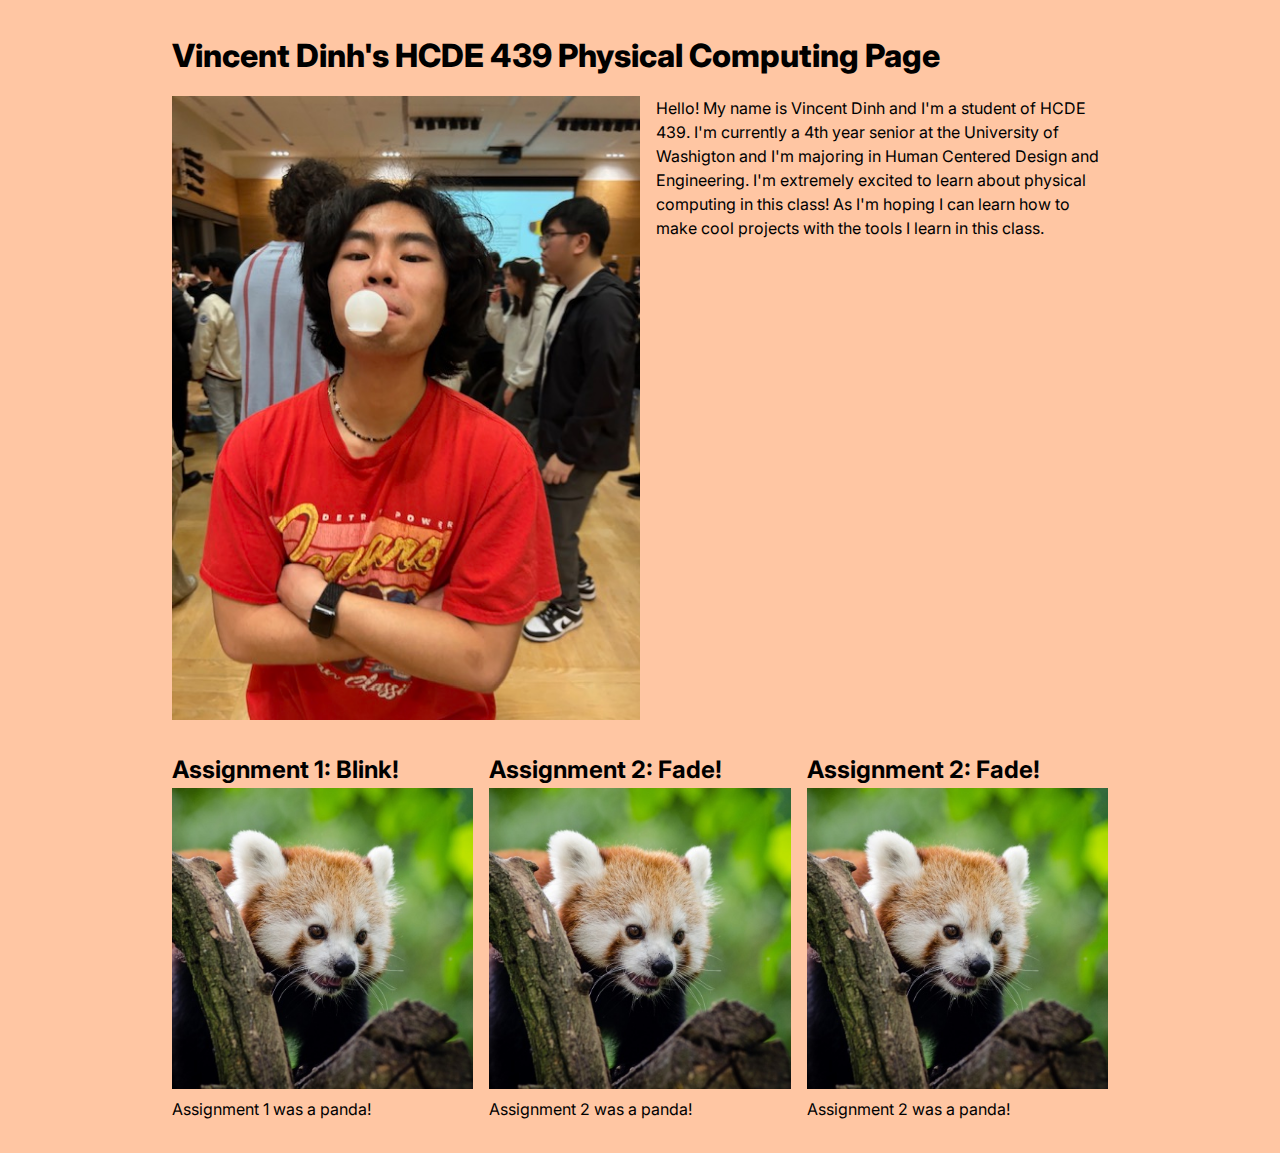
<file: template/index.html>
<!DOCTYPE html>
<html>
  <head>
    <meta charset="utf-8" />
    <meta name="viewport" content="width=device-width, maximum-scale=1.0" />

    <title>Example Student's HCDE 439 Physical Computing Page!</title>

    <link href="style.css" rel="stylesheet" />
  </head>
  <body>
    <h1>Vincent Dinh's HCDE 439 Physical Computing Page</h1>

    <div class="header">
      <img src="image0.jpeg" />
      <p>
        Hello! My name is Vincent Dinh and I'm a student of HCDE 439. I'm currently
        a 4th year senior at the University of Washigton and I'm majoring in Human Centered
        Design and Engineering. I'm extremely excited to learn about physical computing in this class!
        As I'm hoping I can learn how to make cool projects with the tools I learn in this class.
      </p>
    </div>

    <div class="grid">
      <div class="assignment">
        <a href="a1.html">
          <h2>Assignment 1: Blink!</h2>
          <img src="red-panda.jpg" />
        </a>
        <p>Assignment 1 was a panda!</p>
      </div>

      <div class="assignment">
        <a href="a2.html">
          <h2>Assignment 2: Fade!</h2>
          <img src="red-panda.jpg" />
        </a>
        <p>Assignment 2 was a panda!</p>
      </div>

      <div class="assignment">
        <a href="a2.html">
          <h2>Assignment 2: Fade!</h2>
          <img src="red-panda.jpg" />
        </a>
        <p>Assignment 2 was a panda!</p>
      </div>
    </div>
  </body>
</html>
</file>
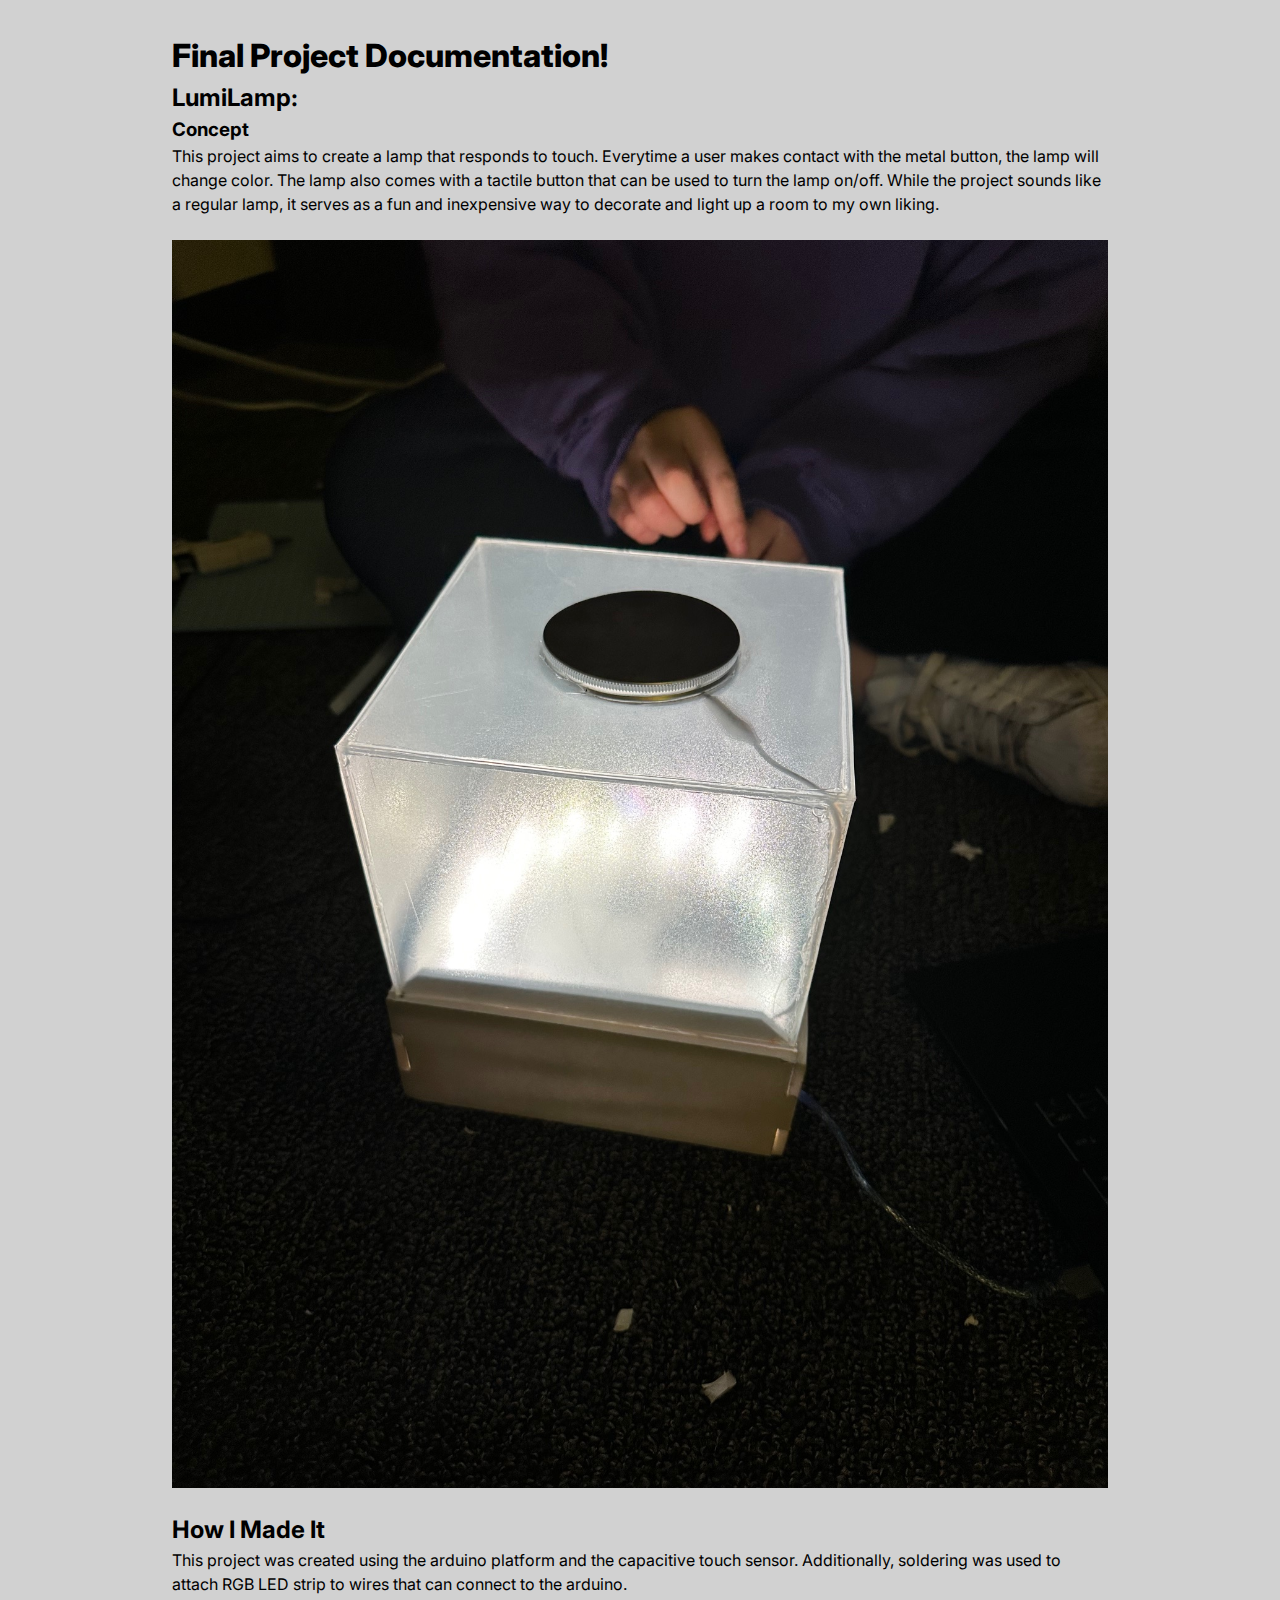
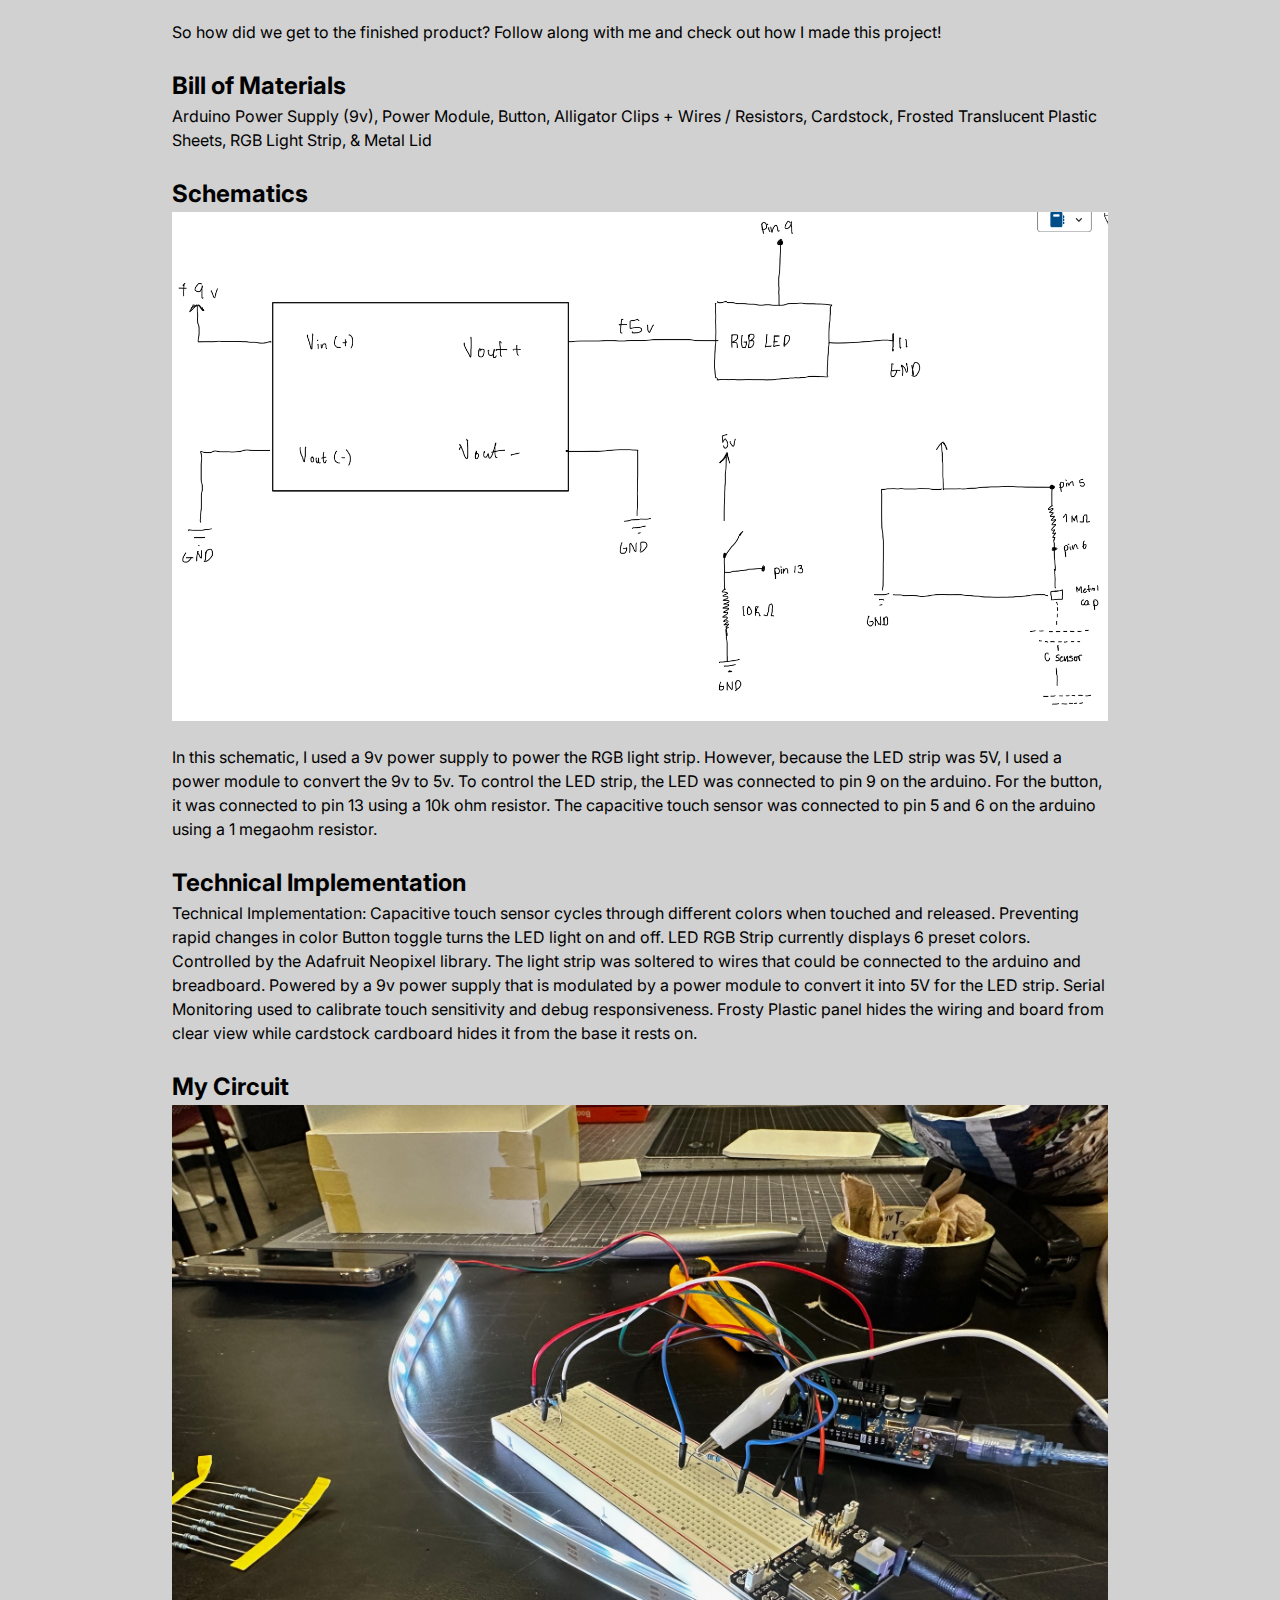
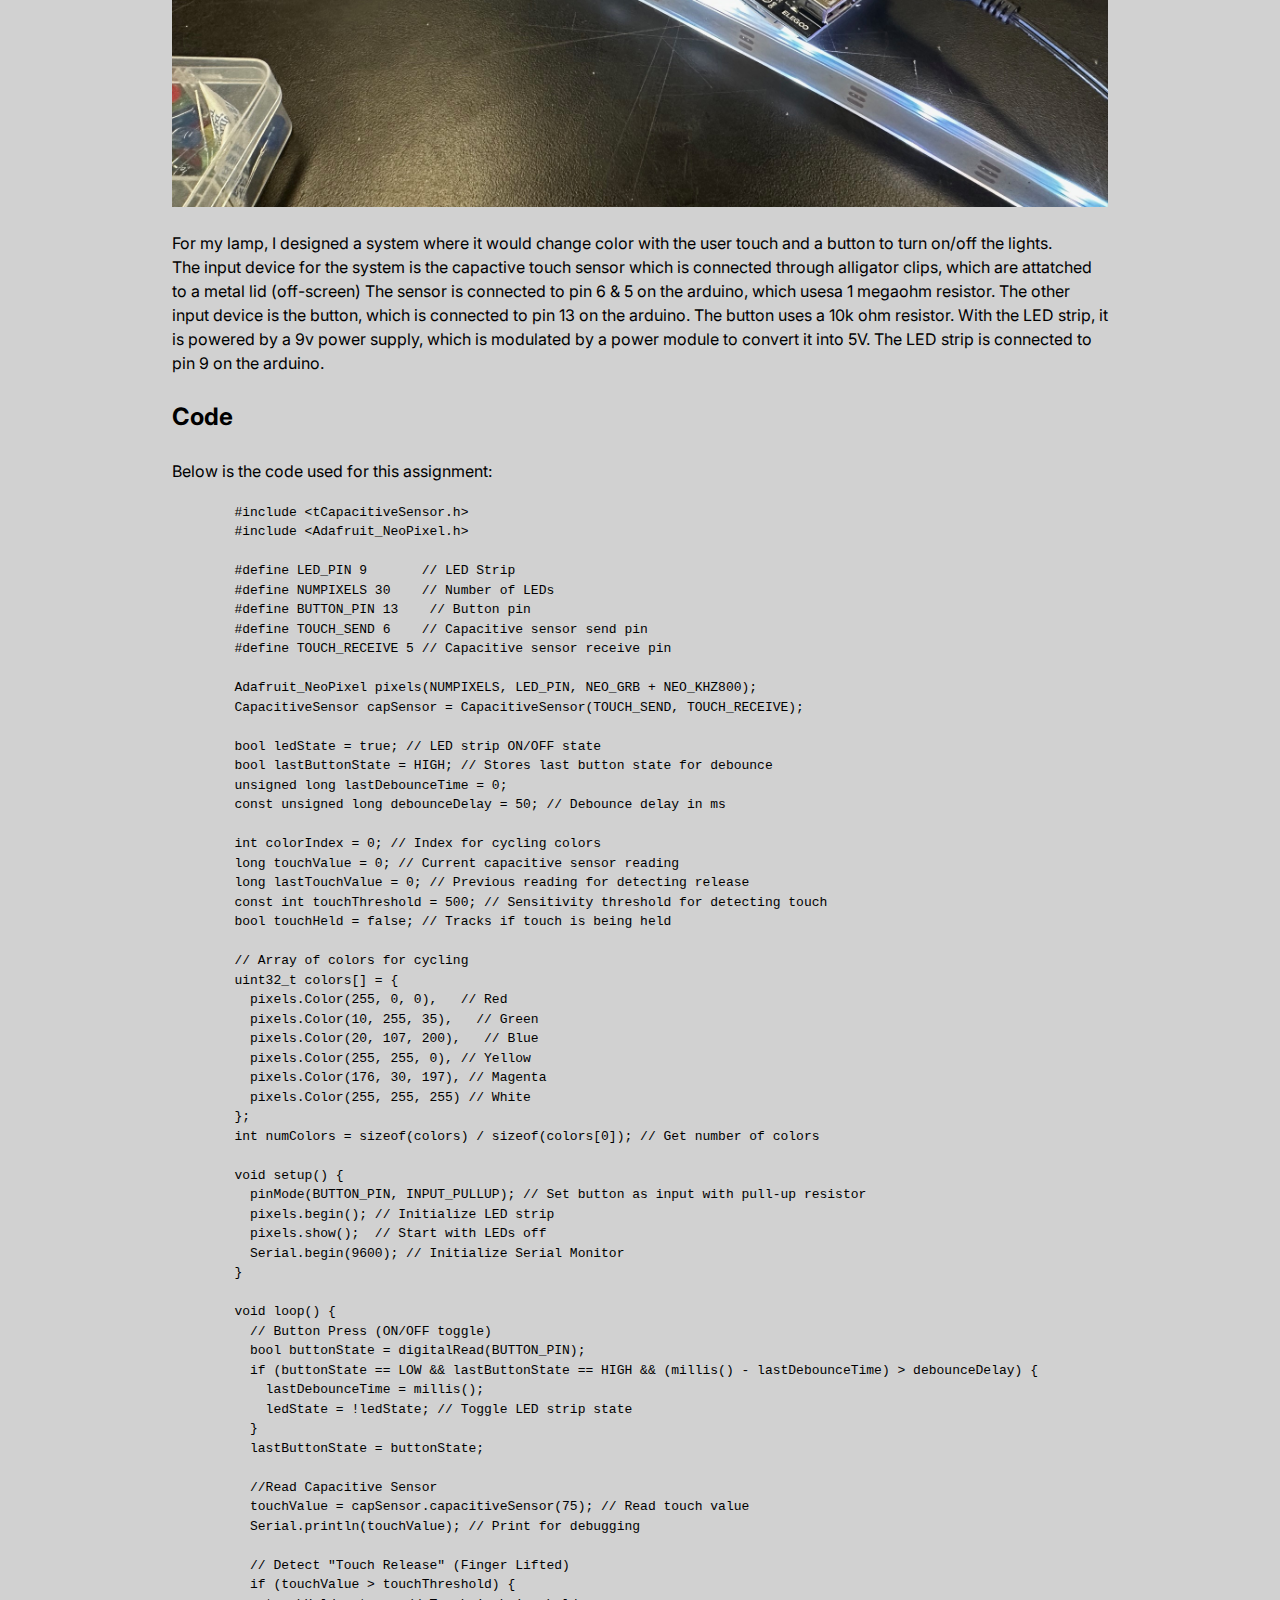
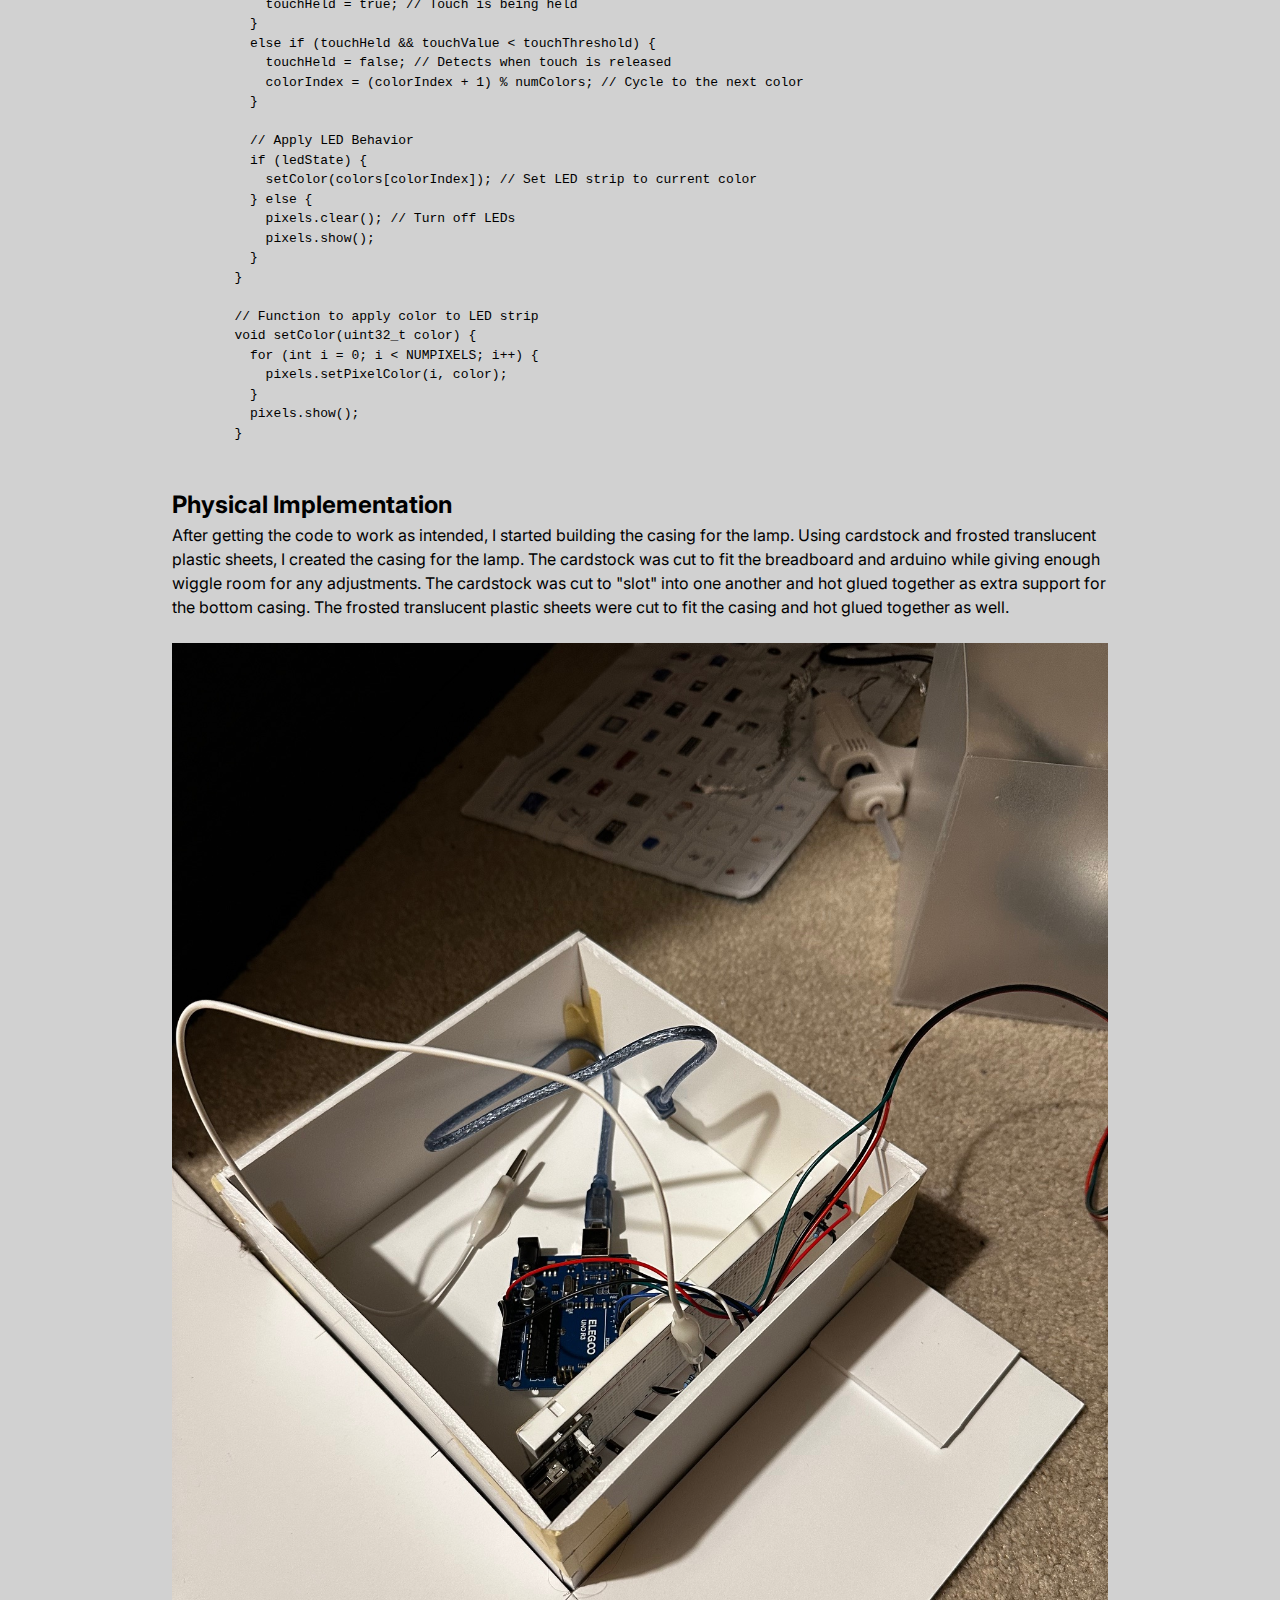
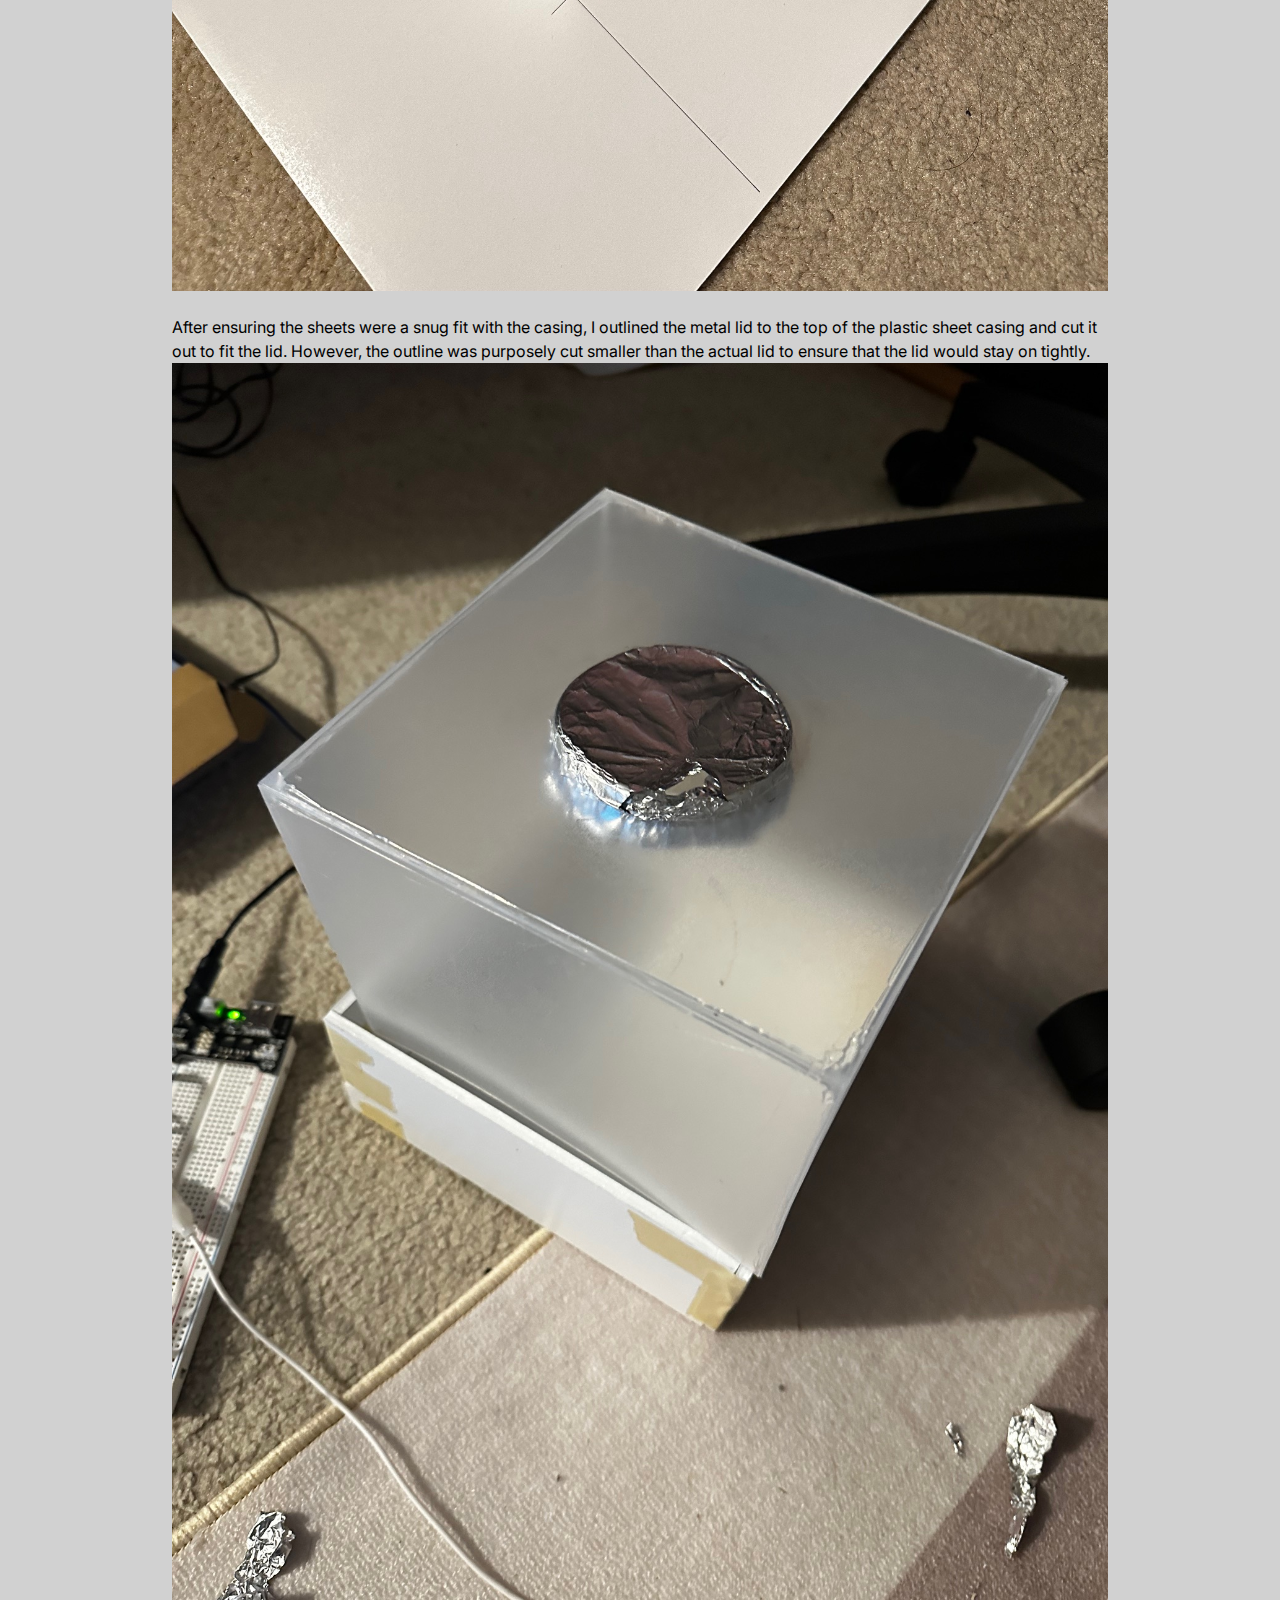
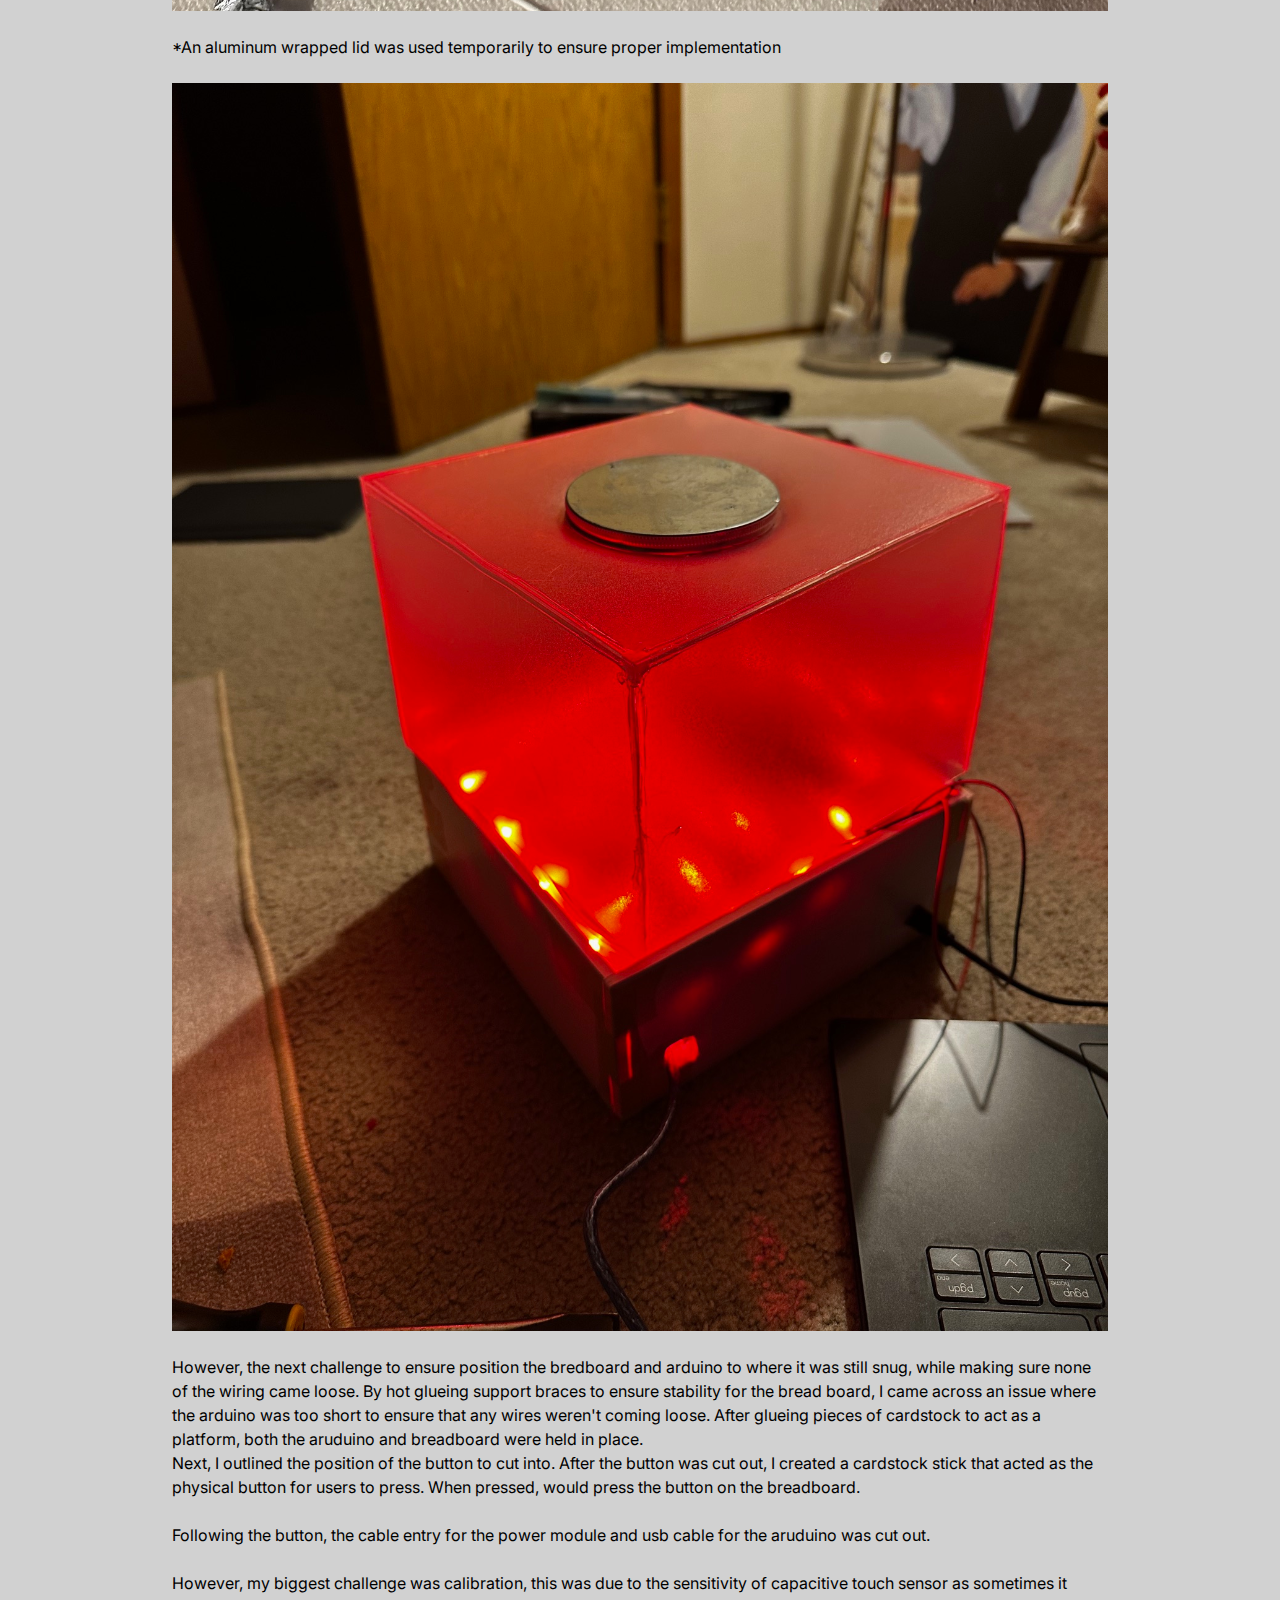
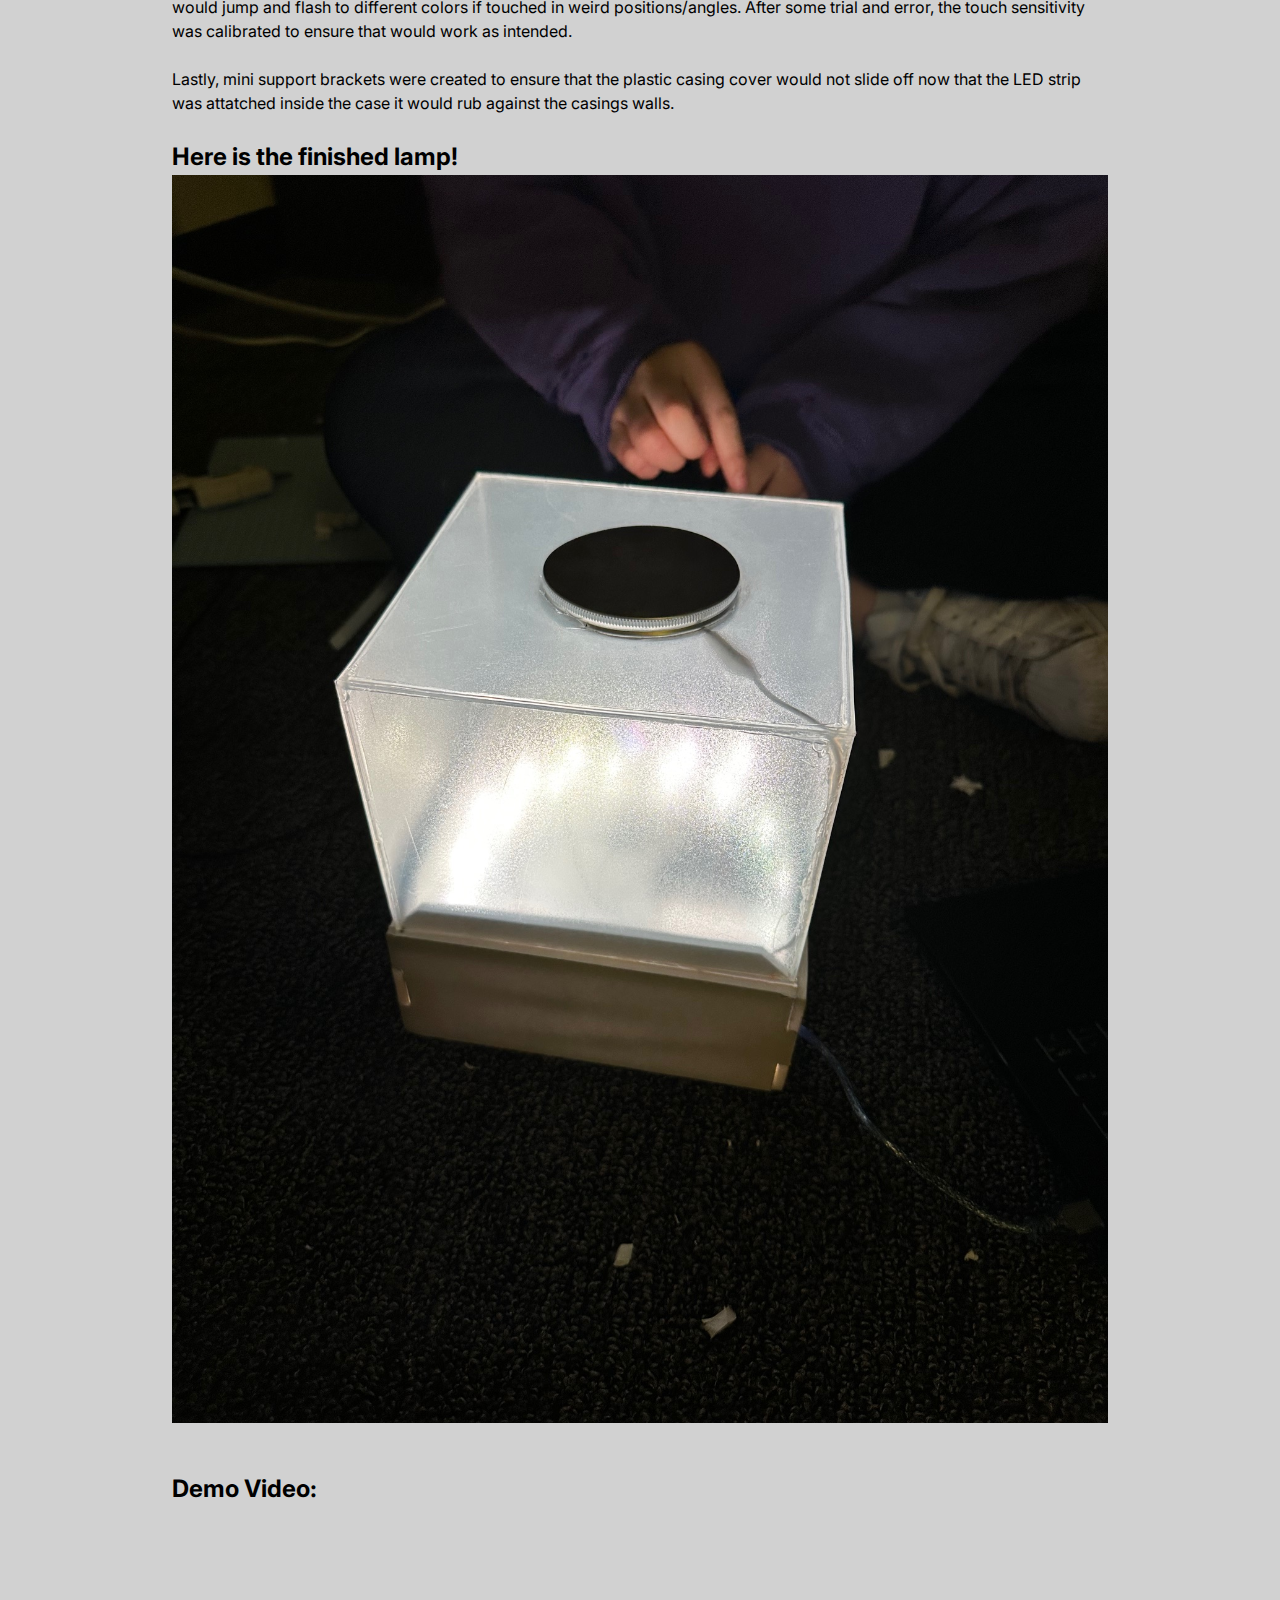
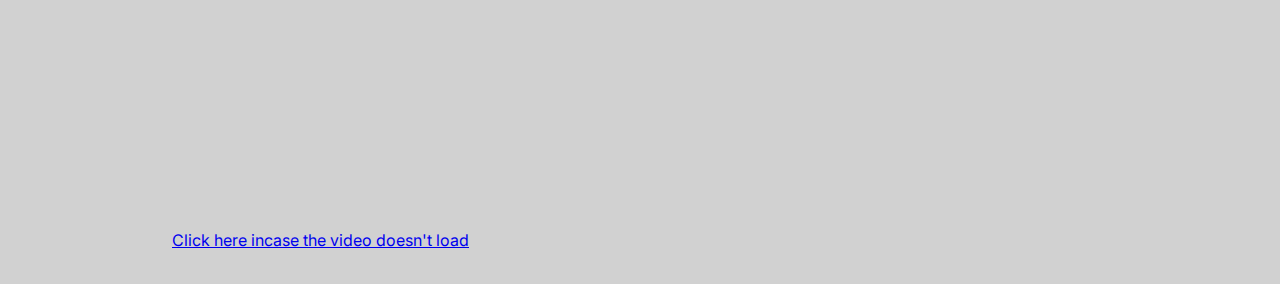
<file: lumilampfinal.html>
<!DOCTYPE html>
<html>
  <head>
    <meta charset="utf-8" />
    <meta name="viewport" content="width=device-width, maximum-scale=1.0" />

    <title>LumpLamp!</title>

    <link href="style.css" rel="stylesheet" type="text/css" />
  </head>
  <body>
    <h1>Final Project Documentation!</h1>
    <h2>LumiLamp:</h2>
    <h3>Concept</h3>
    <p>This project aims to create a lamp that responds to touch. Everytime a user makes contact with the metal button, the lamp will change color. The lamp also comes 
        with a  tactile button that can be used to turn the lamp on/off. While the project sounds like a regular lamp, it serves as a fun and inexpensive way to decorate
        and light up a room to my own liking.   
    </p>
    <br>
    <img src="finishedlamp.jpg" />
    <br>
    <h2>How I Made It</h2>
    <p>This project was created using the arduino platform and the capacitive touch sensor. Additionally, soldering was used to attach RGB LED strip to wires that can connect to the arduino.</p>
    <br>
    <p>So how did we get to the finished product? Follow along with me and check out how I made this project!</p>

    <br>
    <h2>Bill of Materials</h2>
    <p>Arduino
        Power Supply (9v), 
        Power Module, 
        Button, 
        Alligator Clips + Wires / Resistors, 
        Cardstock, 
        Frosted Translucent Plastic Sheets, 
        RGB Light Strip, &
        Metal Lid 
        </p>
    <br>
    <h2>Schematics</h2>
    <img src="finalschematic.png" />
    <br>
    <p>In this schematic, I used a 9v power supply to power the RGB light strip. However, because the LED strip was 5V, I used a power module to convert the 9v to 5v. To control the LED strip, the LED was connected to pin 9 on the arduino.
        For the button, it was connected to pin 13 using a 10k ohm resistor. The capacitive touch sensor was connected to pin 5 and 6 on the arduino  using a 1 megaohm resistor. 
    </p>
    <br>
    <h2>Technical Implementation</h2>
    <p>Technical Implementation:
        Capacitive touch sensor cycles through different colors when touched and released. Preventing rapid changes in color
        Button toggle turns the LED light on and off.
        LED RGB Strip currently displays 6 preset colors. Controlled by the Adafruit Neopixel library. The light strip was soltered to wires that could be connected to the arduino and breadboard.
        Powered by a 9v power supply that is modulated by a power module to convert it into 5V for the LED strip.
        Serial Monitoring used to calibrate touch sensitivity and debug responsiveness.
        Frosty Plastic panel hides the wiring and board from clear view while cardstock cardboard hides it from the base it rests on. 
    </p>
    <br>
    <h2>My Circuit</h2>
    <img src="finalcircuit.jpg" />
    <br>
    <p>For my lamp, I designed a system where it would change color with the user touch and a button to turn on/off the lights.</p>
    <p>The input device for the system is the capactive touch sensor which is connected through alligator clips, which are attatched to a metal lid (off-screen)
        The sensor is connected to pin 6 & 5 on the arduino, which usesa 1 megaohm resistor. The other input device is the button, which is connected to pin 13 on the arduino. The button uses a 10k ohm resistor.
        With the LED strip, it is powered by a 9v power supply, which is modulated by a power module to convert it into 5V. The LED strip is connected to pin 9 on the arduino.
    </p>

    <br>
    <h2>Code</h2>
    <br>
    <p>Below is the code used for this assignment:</p>
    <pre><code>
        #include &lt;tCapacitiveSensor.h&gt;
        #include &lt;Adafruit_NeoPixel.h&gt;
        
        #define LED_PIN 9       // LED Strip
        #define NUMPIXELS 30    // Number of LEDs
        #define BUTTON_PIN 13    // Button pin
        #define TOUCH_SEND 6    // Capacitive sensor send pin
        #define TOUCH_RECEIVE 5 // Capacitive sensor receive pin
        
        Adafruit_NeoPixel pixels(NUMPIXELS, LED_PIN, NEO_GRB + NEO_KHZ800);
        CapacitiveSensor capSensor = CapacitiveSensor(TOUCH_SEND, TOUCH_RECEIVE);
        
        bool ledState = true; // LED strip ON/OFF state
        bool lastButtonState = HIGH; // Stores last button state for debounce
        unsigned long lastDebounceTime = 0;
        const unsigned long debounceDelay = 50; // Debounce delay in ms
        
        int colorIndex = 0; // Index for cycling colors
        long touchValue = 0; // Current capacitive sensor reading
        long lastTouchValue = 0; // Previous reading for detecting release
        const int touchThreshold = 500; // Sensitivity threshold for detecting touch
        bool touchHeld = false; // Tracks if touch is being held
        
        // Array of colors for cycling
        uint32_t colors[] = {
          pixels.Color(255, 0, 0),   // Red
          pixels.Color(10, 255, 35),   // Green
          pixels.Color(20, 107, 200),   // Blue
          pixels.Color(255, 255, 0), // Yellow
          pixels.Color(176, 30, 197), // Magenta
          pixels.Color(255, 255, 255) // White
        };
        int numColors = sizeof(colors) / sizeof(colors[0]); // Get number of colors
        
        void setup() {
          pinMode(BUTTON_PIN, INPUT_PULLUP); // Set button as input with pull-up resistor
          pixels.begin(); // Initialize LED strip
          pixels.show();  // Start with LEDs off
          Serial.begin(9600); // Initialize Serial Monitor
        }
        
        void loop() {
          // Button Press (ON/OFF toggle)
          bool buttonState = digitalRead(BUTTON_PIN);
          if (buttonState == LOW && lastButtonState == HIGH && (millis() - lastDebounceTime) > debounceDelay) {
            lastDebounceTime = millis();
            ledState = !ledState; // Toggle LED strip state
          }
          lastButtonState = buttonState;
        
          //Read Capacitive Sensor
          touchValue = capSensor.capacitiveSensor(75); // Read touch value
          Serial.println(touchValue); // Print for debugging
        
          // Detect "Touch Release" (Finger Lifted)
          if (touchValue > touchThreshold) {
            touchHeld = true; // Touch is being held
          }
          else if (touchHeld && touchValue < touchThreshold) {
            touchHeld = false; // Detects when touch is released
            colorIndex = (colorIndex + 1) % numColors; // Cycle to the next color
          }
        
          // Apply LED Behavior
          if (ledState) {
            setColor(colors[colorIndex]); // Set LED strip to current color
          } else {
            pixels.clear(); // Turn off LEDs
            pixels.show();
          }
        }
        
        // Function to apply color to LED strip
        void setColor(uint32_t color) {
          for (int i = 0; i < NUMPIXELS; i++) {
            pixels.setPixelColor(i, color);
          }
          pixels.show();
        }
    </code></pre>
<br>
<h2>Physical Implementation</h2>
<p>After getting the code to work as intended, I started building the casing for the lamp. Using cardstock and frosted translucent plastic sheets, I created the casing for the lamp.
    The cardstock was cut to fit the breadboard and arduino while giving enough wiggle room for any adjustments. The cardstock was cut to "slot" into one another and hot glued together
    as extra support for the bottom casing. The frosted translucent plastic sheets were cut to fit the casing and hot glued together as well. </p>
<br>
<img src = "cardstock_casing.jpg" />
<br>
<p>After ensuring the sheets were a snug fit with the casing, I outlined the metal lid to the top of the plastic sheet casing and cut it out to fit the lid. However, the outline was purposely cut 
    smaller than the actual lid to ensure that the lid would stay on tightly. 
</p>
<img src = "plastic_casing.jpg" />
<br>
<p>*An aluminum wrapped lid was used temporarily to ensure proper implementation</p>
<br>
<img src = "caplid.jpg" />
<br>
<p>
However, the next challenge to ensure position the bredboard and arduino to where it was still snug, while making sure none of the wiring came loose. By hot glueing support braces 
to ensure stability for the bread board, I came across an issue where the arduino was too short to ensure that any wires weren't coming loose. After glueing pieces of cardstock to act
as a platform, both the aruduino and breadboard were held in place. 
<br>
</p> Next, I outlined the position of the button to cut into. After the button was cut out, I created a cardstock stick that acted as the physical button for users to press. When pressed,
would press the button on the breadboard. 
</p>
<br>
<p> Following the button, the cable entry for the power module and usb cable for the aruduino was cut out.
</p>
<br>
<p>However, my biggest challenge was calibration, this was due to the sensitivity of capacitive touch sensor as sometimes it would jump and flash to different colors if touched in weird 
    positions/angles. After some trial and error, the touch sensitivity was calibrated to ensure that would work as intended.
</p>
<br>
<p>Lastly, mini support brackets were created to ensure that the plastic casing cover would not slide off now that the LED strip was attatched inside the case it would rub against the casings
    walls.
</p>
<br>
<h2>Here is the finished lamp!</h2>
<img src = "finishedlamp.jpg" />
<br>
<br>
<h2>Demo Video:</h2>
<iframe width="560" height="315" 
        src="https://www.youtube.com/embed/AC_3bosqFR4D" 
        frameborder="0" 
        allow="accelerometer; autoplay; clipboard-write; encrypted-media; gyroscope; picture-in-picture" 
        allowfullscreen>
</iframe>
<br>
<a href="https://www.youtube.com/watch?v=AC_3bosqFR4" target="_blank">Click here incase the video doesn't load</a>


  </body>
</html>
</file>
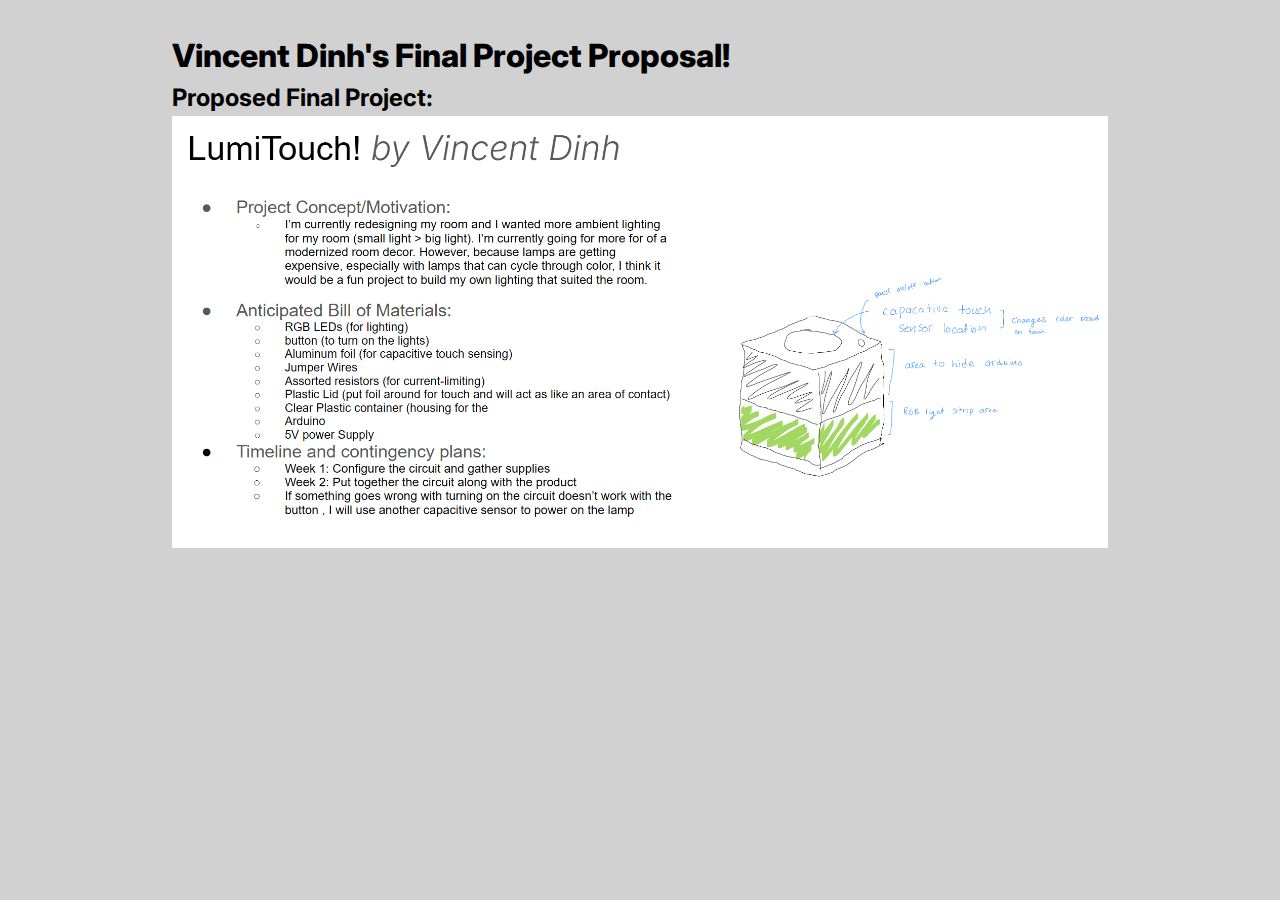
<file: projectproposal.html>
<!DOCTYPE html>
<html>
  <head>
    <meta charset="utf-8" />
    <meta name="viewport" content="width=device-width, maximum-scale=1.0" />

    <title>Vincent Dinh's Final Project Propsal!</title>

    <link href="style.css" rel="stylesheet" type="text/css" />
  </head>
  <body>
    <h1>Vincent Dinh's Final Project Proposal!</h1>
    <h2>Proposed Final Project:</h2>


    <img src="projectproposal.png" />
  </body>
</html>
</file>
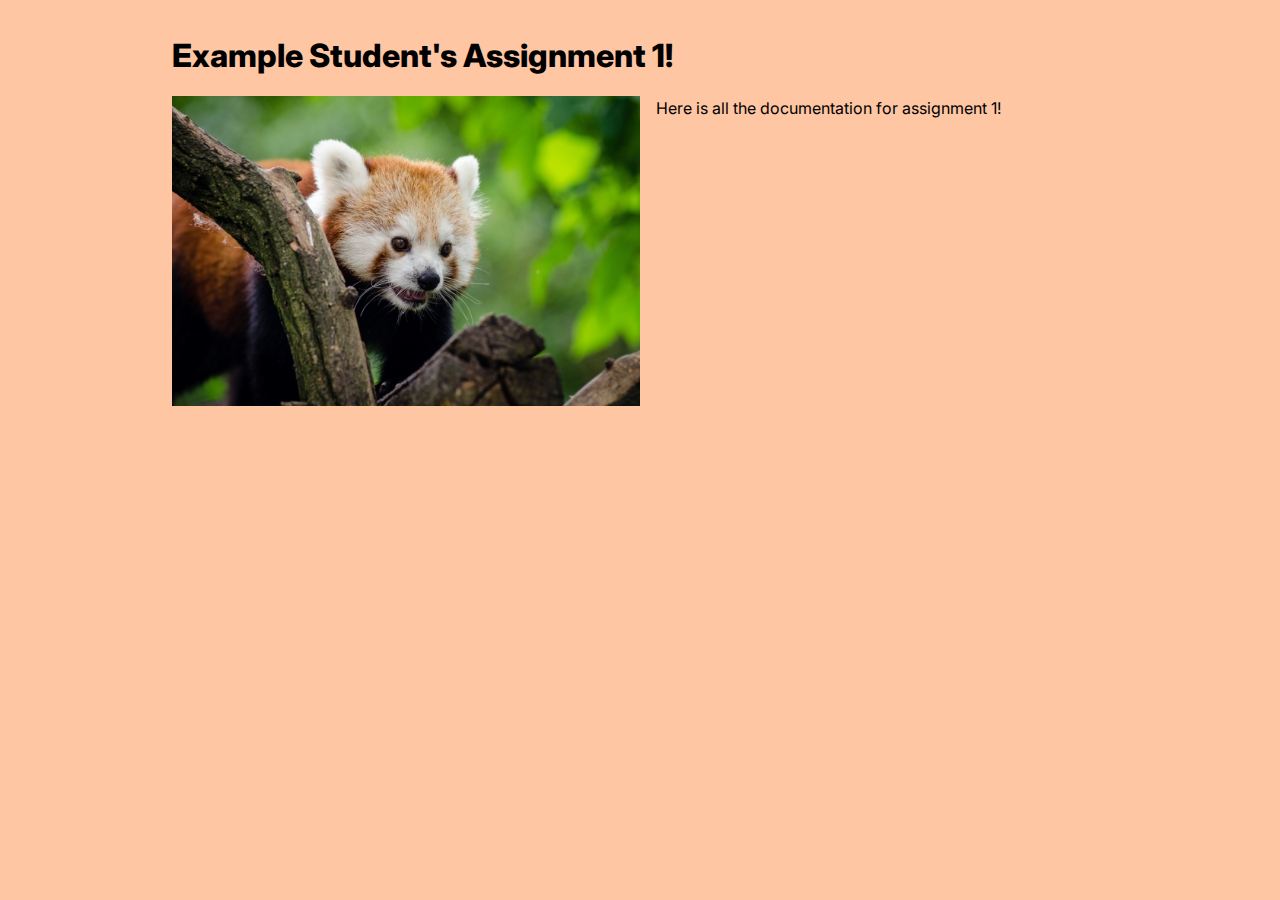
<file: template/a1.html>
<!DOCTYPE html>
<html>
  <head>
    <meta charset="utf-8" />
    <meta name="viewport" content="width=device-width, maximum-scale=1.0" />

    <title>Example Student's HCDE 439 Physical Computing Page!</title>

    <link href="style.css" rel="stylesheet" type="text/css" />
  </head>
  <body>
    <h1>Example Student's Assignment 1!</h1>
    <div class="header">
      <img src="red-panda.jpg" />
      <p>Here is all the documentation for assignment 1!</p>
    </div>
  </body>
</html>
</file>
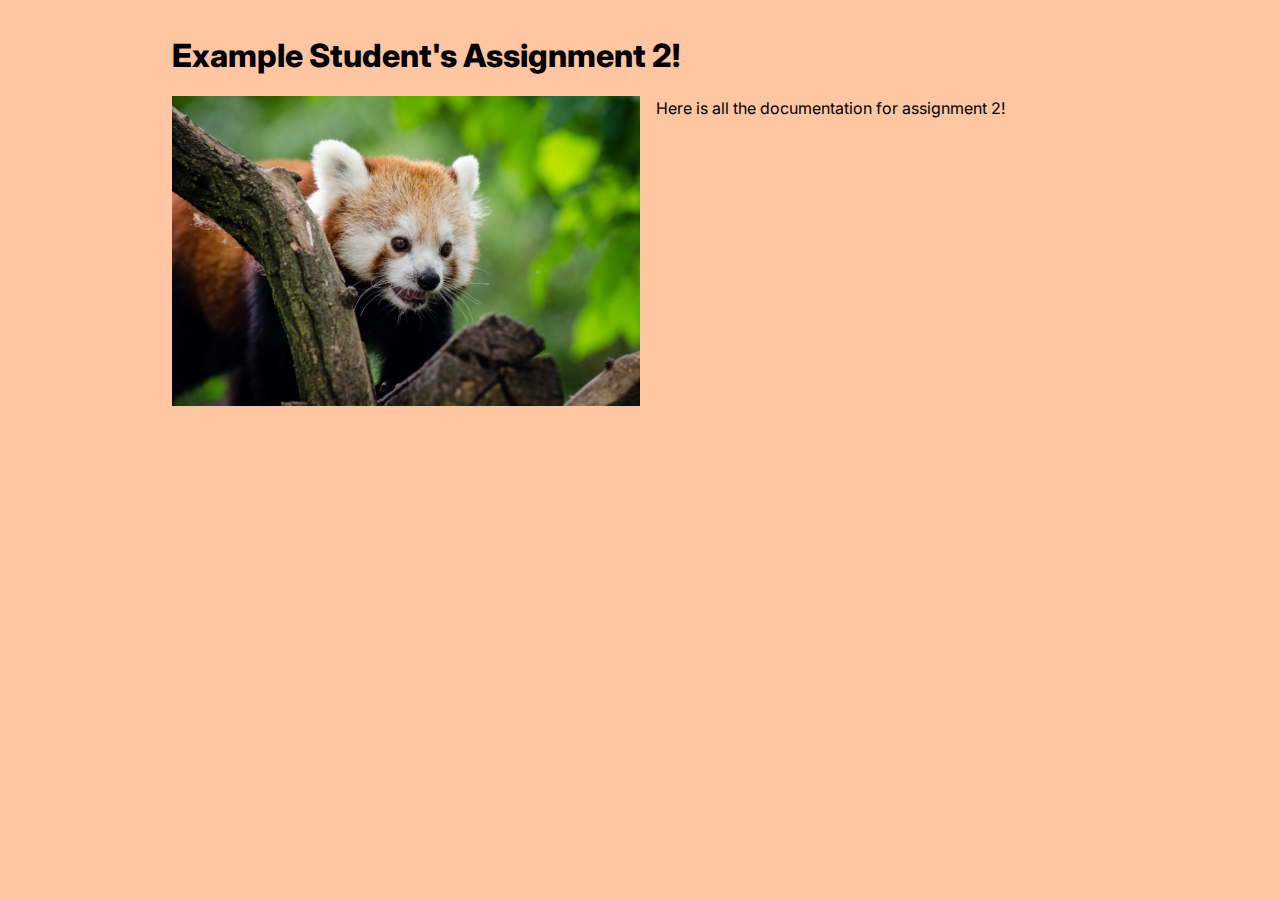
<file: template/a2.html>
<!DOCTYPE html>
<html>
  <head>
    <meta charset="utf-8" />
    <meta name="viewport" content="width=device-width, maximum-scale=1.0" />

    <title>Example Student's HCDE 439 Physical Computing Page!</title>

    <link href="style.css" rel="stylesheet" type="text/css" />
  </head>
  <body>
    <h1>Example Student's Assignment 2!</h1>
    <div class="header">
      <img src="red-panda.jpg" />
      <p>Here is all the documentation for assignment 2!</p>
    </div>
  </body>
</html>
</file>
<file: template/style.css>
@import url("https://fonts.googleapis.com/css2?family=Inter:wght@100;200;300;400;500;600;700;800;900&display=swap");

*,
*::before,
*::after {
  box-sizing: border-box;
}

* {
  margin: 0;
}

img,
picture,
video,
canvas,
svg {
  display: block;
  max-width: 100%;
}

body {
  font-family: "Inter", sans-serif;
  line-height: 1.5;
  -webkit-font-smoothing: antialiased;
  max-width: 1000px;
  padding: 2em;
  margin: auto;
  background-color: #FFC6A3 ;
}

h1 {
  font-weight: 800;
}

h2 {
  font-weight: 700;
}

.header {
  display: flex;
  gap: 1em;
  margin-top: 1em;
}

.header img {
  width: 50%;
  object-fit: cover;
}

.grid {
  display: grid;
  grid-template-columns: repeat(auto-fit, minmax(250px, 1fr));
  gap: 1em;
  margin-top: 2em;
}

.assignment a {
  color: #000;
  text-decoration: none;
}

.assignment a:hover {
  color: #f06;
}

.assignment img {
  aspect-ratio: 1;
  object-fit: cover;
}

.assignment p {
  margin-top: 0.5em;
}
</file>
<file: style.css>
@import url("https://fonts.googleapis.com/css2?family=Inter:wght@100;200;300;400;500;600;700;800;900&display=swap");

*,
*::before,
*::after {
  box-sizing: border-box;
}

* {
  margin: 0;
}

img,
picture,
video,
canvas,
svg {
  display: block;
  max-width: 100%;
}

body {
  font-family: "Inter", sans-serif;
  line-height: 1.5;
  -webkit-font-smoothing: antialiased;
  max-width: 1000px;
  padding: 2em;
  margin: auto;
  background-color: #d1d1d1 ;
}

h1 {
  font-weight: 800;
}

h2 {
  font-weight: 700;
}

.header {
  display: flex;
  gap: 1em;
  margin-top: 1em;
}

.header img {
  width: 50%;
  object-fit: cover;
}

.grid {
  display: grid;
  grid-template-columns: repeat(auto-fit, minmax(250px, 1fr));
  gap: 1em;
  margin-top: 2em;
}

.assignment a {
  color: #000;
  text-decoration: none;
}

.assignment a:hover {
  color: #f06;
}

.assignment img {
  aspect-ratio: 1;
  object-fit: cover;
}

.assignment p {
  margin-top: 0.5em;
}
</file>
